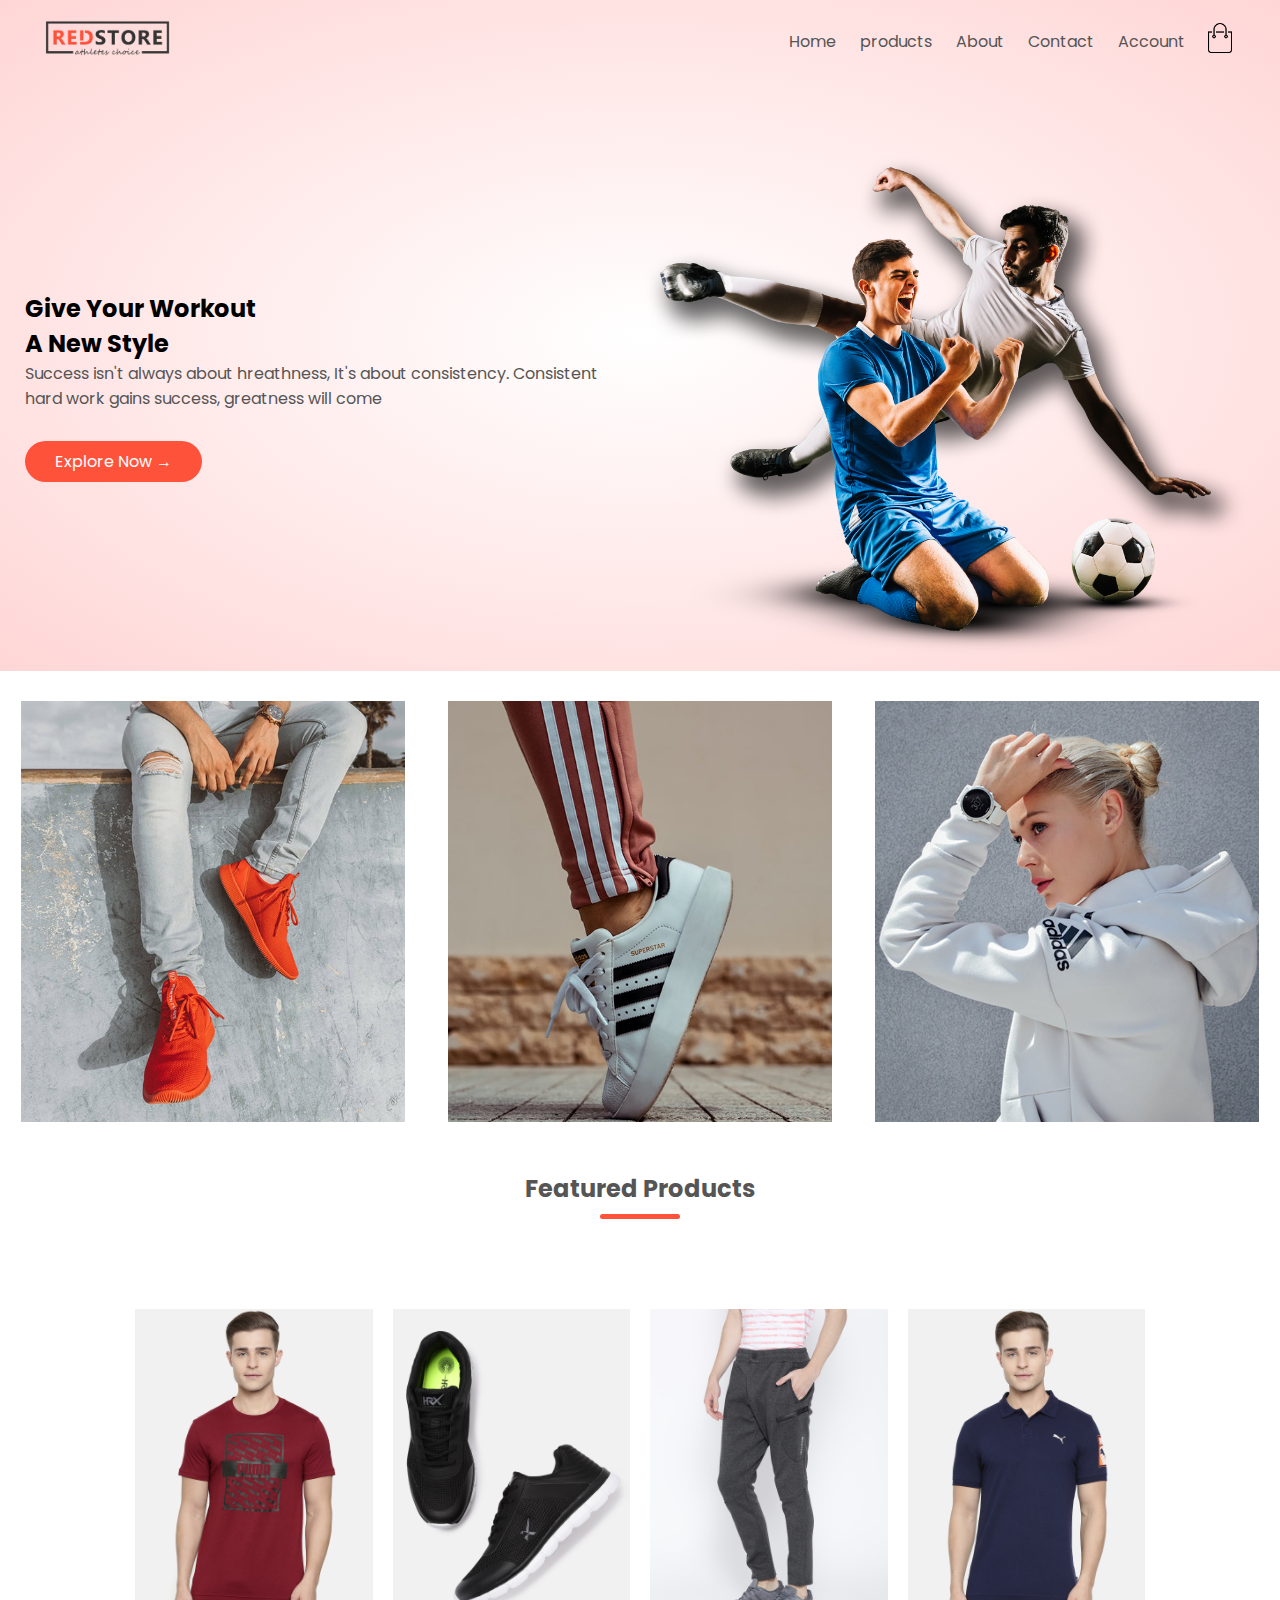
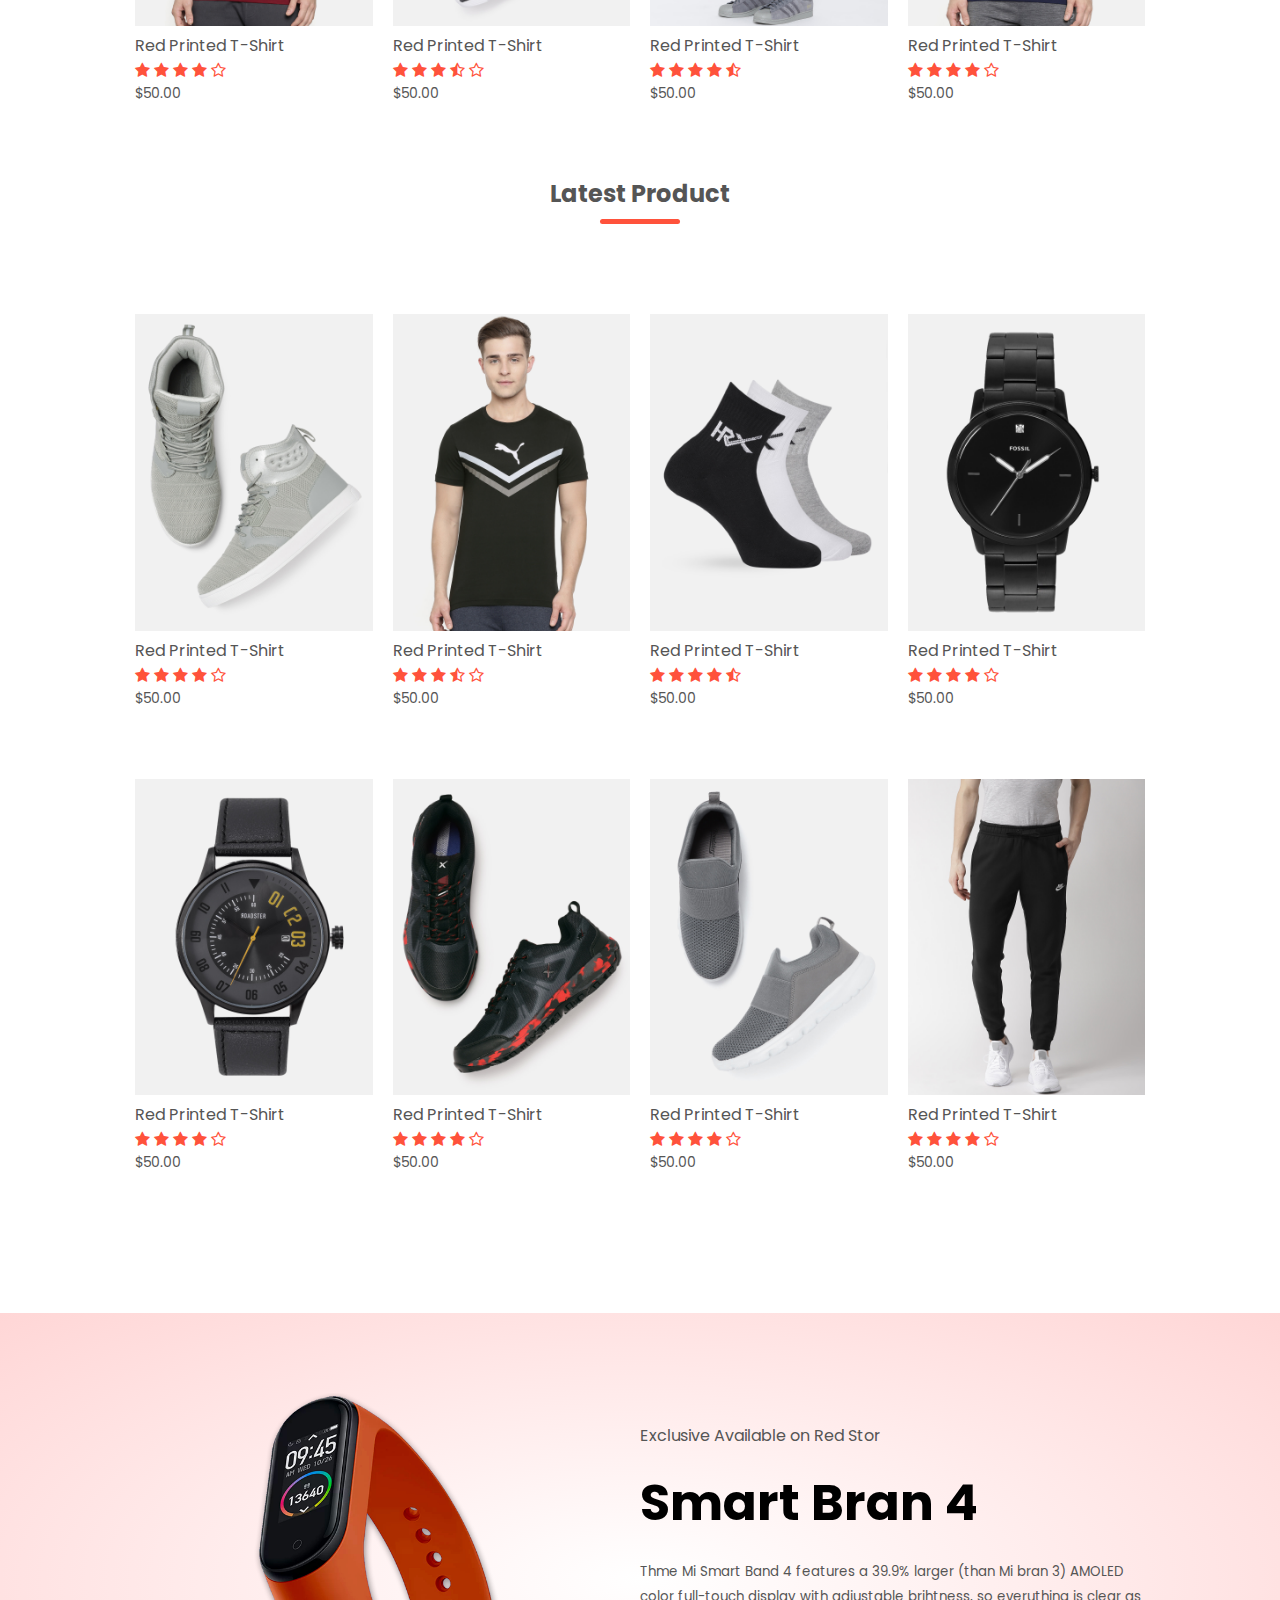
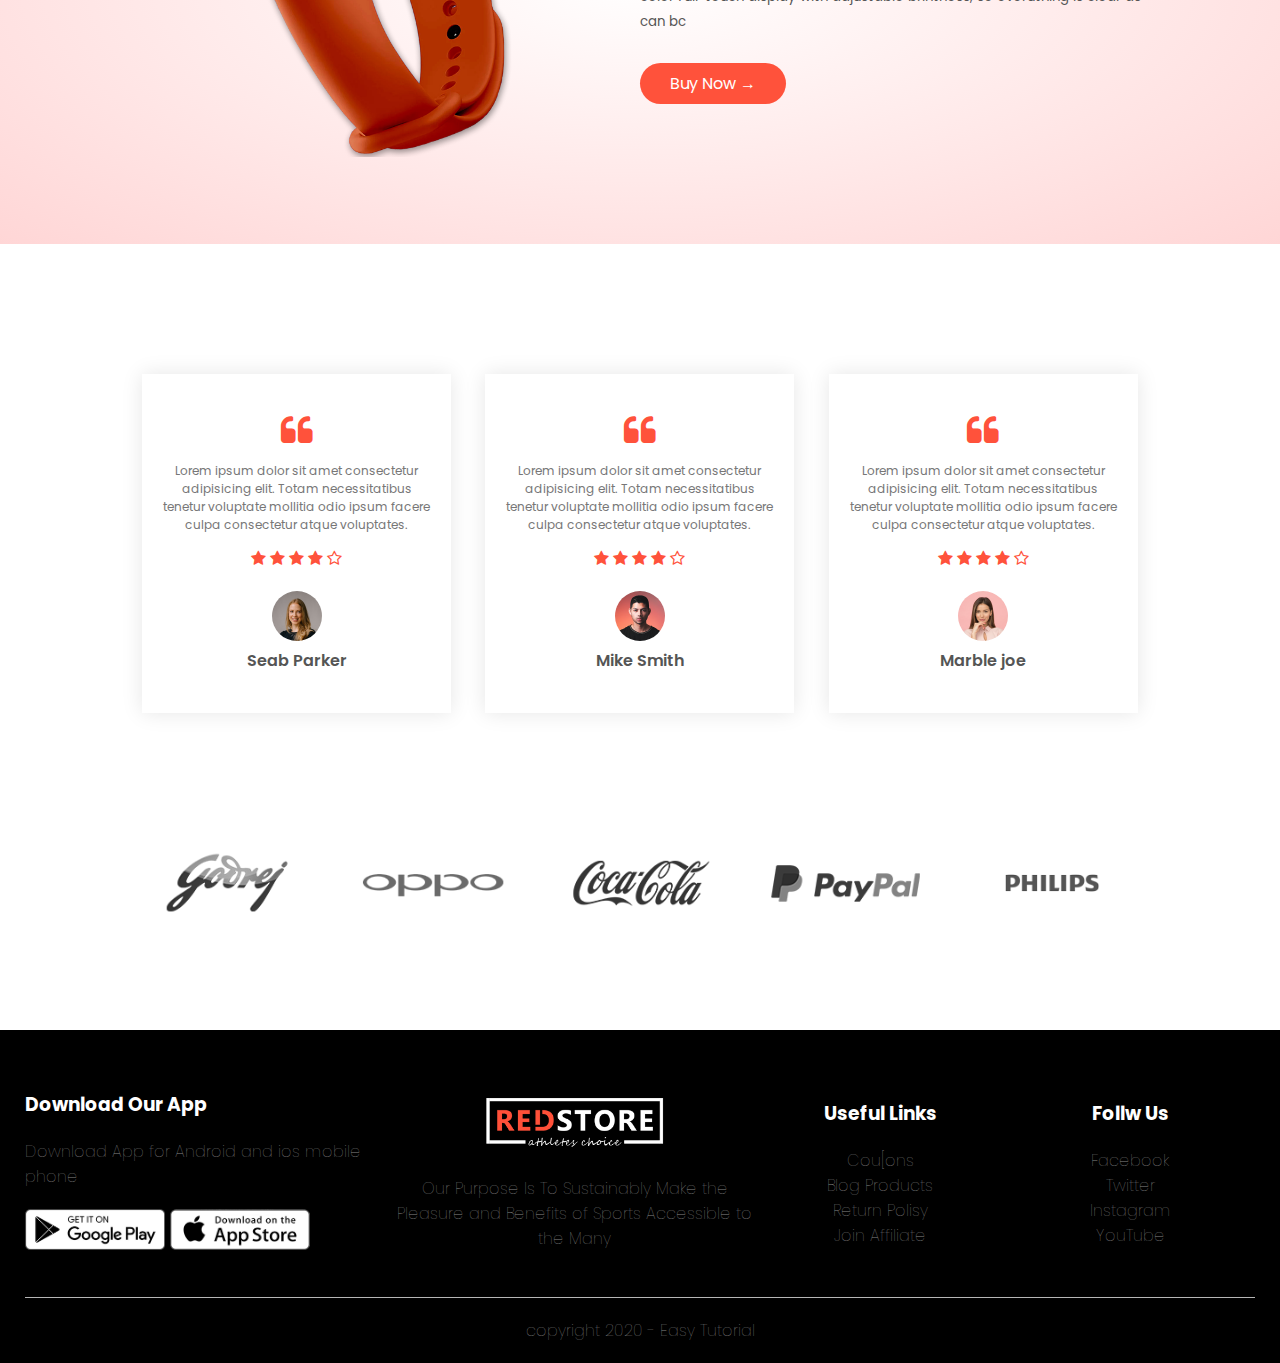
<file: index.html>
<!DOCTYPE html>
<html lang="en">

<head>
    <meta charset="UTF-8">
    <meta name="viewport" content="width=device-width, initial-scale=1.0">
    <title>E-commmerce website</title>
    <!-- main style css -->
    <link rel="stylesheet" href="style.css">
    <!-- google fonts -->
    <link rel="preconnect" href="https://fonts.gstatic.com">
    <link href="https://fonts.googleapis.com/css2?family=Poppins:wght@300;400;500;600;700;800&display=swap" rel="stylesheet">
    <link rel="stylesheet" href="https://stackpath.bootstrapcdn.com/font-awesome/4.7.0/css/font-awesome.min.css" integrity="sha384-wvfXpqpZZVQGK6TAh5PVlGOfQNHSoD2xbE+QkPxCAFlNEevoEH3Sl0sibVcOQVnN" crossorigin="anonymous">
</head>

<body>
    <div class="header">
        <div class="container">
            <div class="navbar">
                <div class="logo">
                    <a href="index.html"> <img src="images/logo.png" width="125px" alt="120px"></a>
                </div>
                <nav>
                    <ul id="MenuItems">
                        <li><a href="index.html">Home</a></li>
                        <li><a href="products.html">products</a></li>
                        <li><a href="#footer">About</a></li>
                        <li><a href="#footer">Contact</a></li>
                        <li><a href="account.html">Account</a></li>
                    </ul>
                </nav>
                <a href="cart.html"> <img src="images/cart.png" width="30px" height="30px" alt=""></a>
                <img src="images/menu.png" onclick="menutoggle()" class="menu-icon" alt="">
            </div>
            <div class="row">
                <div class="col-2">
                    <h2>Give Your Workout <br> A New Style</h2>
                    <p>Success isn't always about hreathness, It's about consistency. Consistent <br> hard work gains success, greatness will come</p>
                    <a href="#" class="btn">Explore Now &#8594;</a>
                </div>
                <div class="col-2">
                    <img src="images/image1.png" alt="">
                </div>
            </div>
        </div>
    </div>
    <!-- featured categories -->
    <div class="categories">
        <div class="samll-container">
            <div class="row">
                <div class="col-3">
                    <img src="images/category-1.jpg" alt="categories images">
                </div>
                <div class="col-3">
                    <img src="images/category-2.jpg" alt="categories images">
                </div>
                <div class="col-3">
                    <img src="images/category-3.jpg" alt="categories images">
                </div>
            </div>
        </div>

    </div>
    <!-- featured products -->
    <div class="small-container">
        <h2 class="title">Featured Products</h2>
        <div class="row">
            <div class="col-4">
                <a href="product-details.html"><img src="images/product-1.jpg" alt=""></a>
                <a href="product-details.html">
                    <h4>Red Printed T-Shirt</h4>
                </a>
                <div class="rating">
                    <i class="fa fa-star"></i>
                    <i class="fa fa-star"></i>
                    <i class="fa fa-star"></i>
                    <i class="fa fa-star"></i>
                    <i class="fa fa-star-o"></i>
                </div>
                <p>$50.00</p>
            </div>
            <div class="col-4">
                <a href="product-details.html"><img src="images/product-2.jpg" alt=""></a>
                <a href="product-details.html">
                    <h4>Red Printed T-Shirt</h4>
                </a>
                <div class="rating">
                    <i class="fa fa-star"></i>
                    <i class="fa fa-star"></i>
                    <i class="fa fa-star"></i>
                    <i class="fa fa-star-half-o"></i>
                    <i class="fa fa-star-o"></i>
                </div>
                <p>$50.00</p>
            </div>
            <div class="col-4">
                <a href="product-details.html"><img src="images/product-3.jpg" alt=""></a>
                <a href="product-details.html">
                    <h4>Red Printed T-Shirt</h4>
                </a>
                <div class="rating">
                    <i class="fa fa-star"></i>
                    <i class="fa fa-star"></i>
                    <i class="fa fa-star"></i>
                    <i class="fa fa-star"></i>
                    <i class="fa fa-star-half-o"></i>
                </div>
                <p>$50.00</p>
            </div>
            <div class="col-4">
                <a href="product-details.html"><img src="images/product-4.jpg" alt=""></a>
                <a href="product-details.html">
                    <h4>Red Printed T-Shirt</h4>
                </a>
                <div class="rating">
                    <i class="fa fa-star"></i>
                    <i class="fa fa-star"></i>
                    <i class="fa fa-star"></i>
                    <i class="fa fa-star"></i>
                    <i class="fa fa-star-o"></i>
                </div>
                <p>$50.00</p>
            </div>
        </div>
        <h2 class="title">Latest Product</h2>
        <div class="row">
            <div class="col-4">
                <img src="images/product-5.jpg" alt="">
                <h4>Red Printed T-Shirt</h4>
                <div class="rating">
                    <i class="fa fa-star"></i>
                    <i class="fa fa-star"></i>
                    <i class="fa fa-star"></i>
                    <i class="fa fa-star"></i>
                    <i class="fa fa-star-o"></i>
                </div>
                <p>$50.00</p>
            </div>
            <div class="col-4">
                <img src="images/product-6.jpg" alt="">
                <h4>Red Printed T-Shirt</h4>
                <div class="rating">
                    <i class="fa fa-star"></i>
                    <i class="fa fa-star"></i>
                    <i class="fa fa-star"></i>
                    <i class="fa fa-star-half-o"></i>
                    <i class="fa fa-star-o"></i>
                </div>
                <p>$50.00</p>
            </div>
            <div class="col-4">
                <img src="images/product-7.jpg" alt="">
                <h4>Red Printed T-Shirt</h4>
                <div class="rating">
                    <i class="fa fa-star"></i>
                    <i class="fa fa-star"></i>
                    <i class="fa fa-star"></i>
                    <i class="fa fa-star"></i>
                    <i class="fa fa-star-half-o"></i>
                </div>
                <p>$50.00</p>
            </div>
            <div class="col-4">
                <img src="images/product-8.jpg" alt="">
                <h4>Red Printed T-Shirt</h4>
                <div class="rating">
                    <i class="fa fa-star"></i>
                    <i class="fa fa-star"></i>
                    <i class="fa fa-star"></i>
                    <i class="fa fa-star"></i>
                    <i class="fa fa-star-o"></i>
                </div>
                <p>$50.00</p>
            </div>
            <div class="col-4">
                <img src="images/product-9.jpg" alt="">
                <h4>Red Printed T-Shirt</h4>
                <div class="rating">
                    <i class="fa fa-star"></i>
                    <i class="fa fa-star"></i>
                    <i class="fa fa-star"></i>
                    <i class="fa fa-star"></i>
                    <i class="fa fa-star-o"></i>
                </div>
                <p>$50.00</p>
            </div>
            <div class="col-4">
                <img src="images/product-10.jpg" alt="">
                <h4>Red Printed T-Shirt</h4>
                <div class="rating">
                    <i class="fa fa-star"></i>
                    <i class="fa fa-star"></i>
                    <i class="fa fa-star"></i>
                    <i class="fa fa-star"></i>
                    <i class="fa fa-star-o"></i>
                </div>
                <p>$50.00</p>
            </div>
            <div class="col-4">
                <img src="images/product-11.jpg" alt="">
                <h4>Red Printed T-Shirt</h4>
                <div class="rating">
                    <i class="fa fa-star"></i>
                    <i class="fa fa-star"></i>
                    <i class="fa fa-star"></i>
                    <i class="fa fa-star"></i>
                    <i class="fa fa-star-o"></i>
                </div>
                <p>$50.00</p>
            </div>
            <div class="col-4">
                <img src="images/product-12.jpg" alt="">
                <h4>Red Printed T-Shirt</h4>
                <div class="rating">
                    <i class="fa fa-star"></i>
                    <i class="fa fa-star"></i>
                    <i class="fa fa-star"></i>
                    <i class="fa fa-star"></i>
                    <i class="fa fa-star-o"></i>
                </div>
                <p>$50.00</p>
            </div>

        </div>
    </div>
    <!-- offer -->
    <div class="offer">
        <div class="small-container">
            <div class="row">
                <div class="col-2">
                    <img src="images/exclusive.png" class="offer-img" alt="">
                </div>
                <div class="col-2">
                    <p>Exclusive Available on Red Stor</p>
                    <h1>Smart Bran 4</h1>
                    <p><small>Thme Mi Smart Band  4 features a 39.9% larger (than Mi bran 3) AMOLED color full-touch display with adjustable brihtness, so everuthing is clear as can bc</small></p>
                    <a href="" class="btn">Buy Now &#8594;</a>
                </div>
            </div>
        </div>
    </div>
    <!-- testmonial -->
    <div class="testimonial">
        <div class="small-container">
            <div class="row">
                <div class="col-3">
                    <i class="fa fa-quote-left"></i>
                    <p>Lorem ipsum dolor sit amet consectetur adipisicing elit. Totam necessitatibus tenetur voluptate mollitia odio ipsum facere culpa consectetur atque voluptates.</p>
                    <div class="rating">
                        <i class="fa fa-star"></i>
                        <i class="fa fa-star"></i>
                        <i class="fa fa-star"></i>
                        <i class="fa fa-star"></i>
                        <i class="fa fa-star-o"></i>
                    </div>
                    <img src="images/user-1.png" alt="">
                    <h3>Seab Parker</h3>
                </div>
                <div class="col-3">
                    <i class="fa fa-quote-left"></i>
                    <p>Lorem ipsum dolor sit amet consectetur adipisicing elit. Totam necessitatibus tenetur voluptate mollitia odio ipsum facere culpa consectetur atque voluptates.</p>
                    <div class="rating">
                        <i class="fa fa-star"></i>
                        <i class="fa fa-star"></i>
                        <i class="fa fa-star"></i>
                        <i class="fa fa-star"></i>
                        <i class="fa fa-star-o"></i>
                    </div>
                    <img src="images/user-2.png" alt="">
                    <h3>Mike Smith</h3>
                </div>
                <div class="col-3">
                    <i class="fa fa-quote-left"></i>
                    <p>Lorem ipsum dolor sit amet consectetur adipisicing elit. Totam necessitatibus tenetur voluptate mollitia odio ipsum facere culpa consectetur atque voluptates.</p>
                    <div class="rating">
                        <i class="fa fa-star"></i>
                        <i class="fa fa-star"></i>
                        <i class="fa fa-star"></i>
                        <i class="fa fa-star"></i>
                        <i class="fa fa-star-o"></i>
                    </div>
                    <img src="images/user-3.png" alt="">
                    <h3>Marble joe</h3>
                </div>
            </div>
        </div>
    </div>
    <!-- brands -->
    <div class="brands">
        <div class="small-container">
            <div class="row">
                <div class="col-5"><img src="images/logo-godrej.png" alt=""></div>
                <div class="col-5"><img src="images/logo-oppo.png" alt=""></div>
                <div class="col-5"><img src="images/logo-coca-cola.png" alt=""></div>
                <div class="col-5"><img src="images/logo-paypal.png" alt=""></div>
                <div class="col-5"><img src="images/logo-philips.png" alt=""></div>
            </div>
        </div>
    </div>
    <!-- footer -->
    <footer class="footer" id="footer">
        <div class="container">
            <div class="row">
                <div class="footer-col-1">
                    <h3>Download Our App</h3>
                    <p>Download App for Android and ios mobile phone</p>
                    <div class="app-logo">
                        <img src="images/play-store.png" alt="">
                        <img src="images/app-store.png" alt="">
                    </div>
                </div>
                <div class="footer-col-2">
                    <img src="images/logo-white.png" alt="">
                    <p>Our Purpose Is To Sustainably Make the Pleasure and Benefits of Sports Accessible to the Many</p>
                </div>
                <div class="footer-col-3">
                    <h3>Useful Links</h3>
                    <ul>
                        <li>Cou[ons</li>
                        <li>Blog Products</li>
                        <li>Return Polisy</li>
                        <li>Join Affiliate</li>
                    </ul>
                </div>
                <div class="footer-col-4">
                    <h3>Follw Us</h3>
                    <ul>
                        <li>Facebook</li>
                        <li>Twitter</li>
                        <li>Instagram</li>
                        <li>YouTube</li>
                    </ul>
                </div>
            </div>
            <hr>
            <p class="copyright">copyright 2020 - Easy Tutorial</p>
        </div>
    </footer>
    <!-- js dor toggle menu -->
    <script>
        var MenuItems = document.getElementById("MenuItems");
        MenuItems.style.maxHeight = "0px";

        function menutoggle() {
            if (MenuItems.style.maxHeight == "0px") {
                MenuItems.style.maxHeight = "200px";
            } else {
                MenuItems.style.maxHeight = "0px";
            }
        }
    </script>
</body>

</html>
</file>
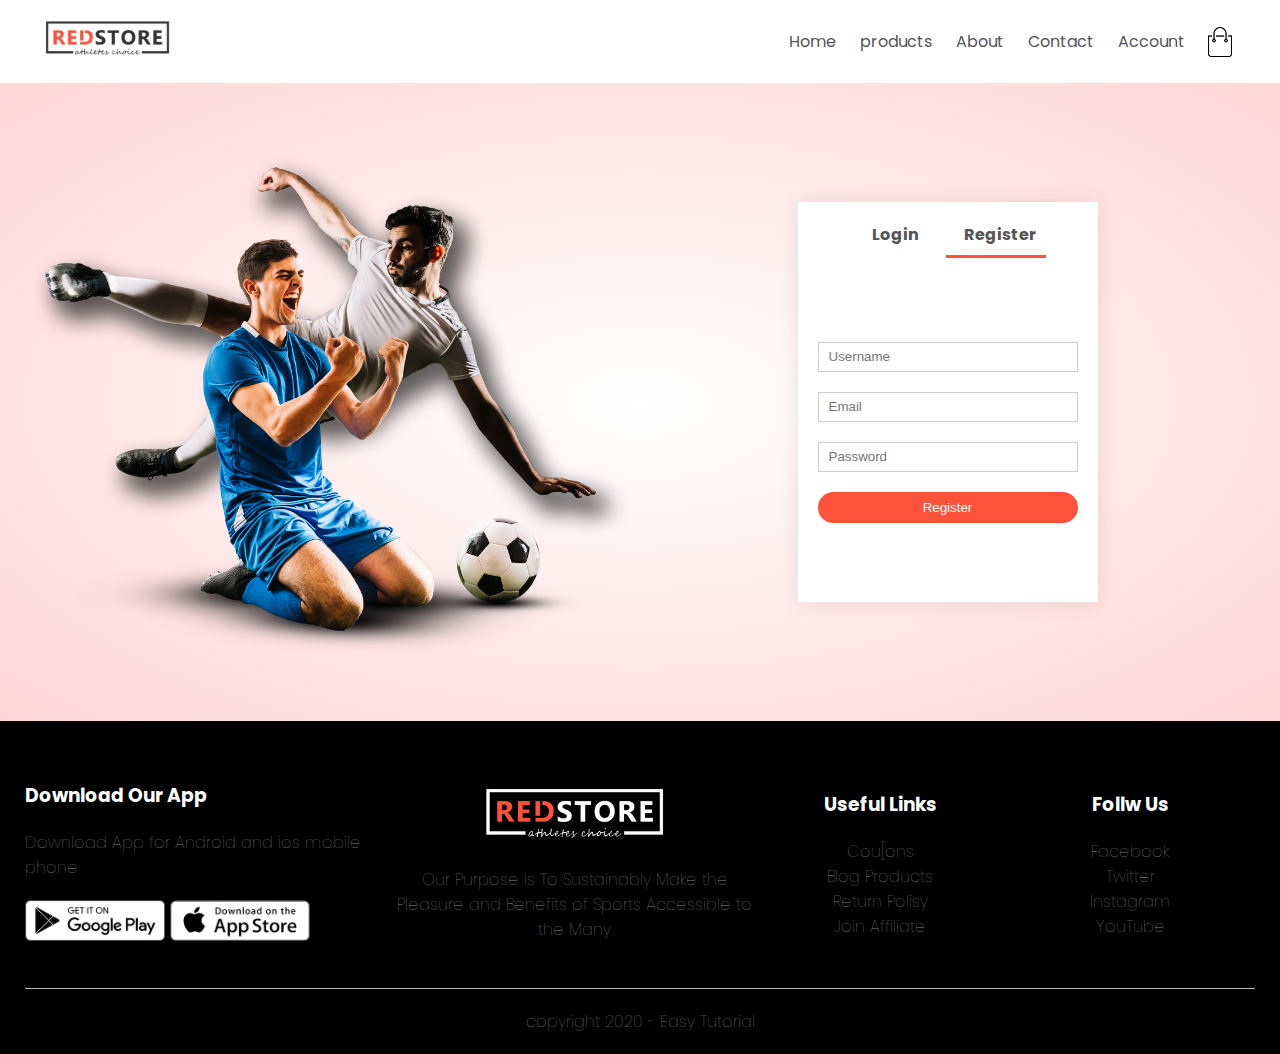
<file: account.html>
<!DOCTYPE html>
<html lang="en">

<head>
    <meta charset="UTF-8">
    <meta name="viewport" content="width=device-width, initial-scale=1.0">
    <title>E-commmerce website</title>
    <!-- main style css -->
    <link rel="stylesheet" href="style.css">
    <!-- google fonts -->
    <link rel="preconnect" href="https://fonts.gstatic.com">
    <link href="https://fonts.googleapis.com/css2?family=Poppins:wght@300;400;500;600;700;800&display=swap" rel="stylesheet">
    <link rel="stylesheet" href="https://stackpath.bootstrapcdn.com/font-awesome/4.7.0/css/font-awesome.min.css" integrity="sha384-wvfXpqpZZVQGK6TAh5PVlGOfQNHSoD2xbE+QkPxCAFlNEevoEH3Sl0sibVcOQVnN" crossorigin="anonymous">
</head>

<body>
    <div class="container">
        <div class="navbar">
            <div class="logo">
                <img src="images/logo.png" width="125px" alt="120px">
            </div>
            <nav>
                <ul id="MenuItems">
                    <li><a href="index.html">Home</a></li>
                    <li><a href="products.html">products</a></li>
                    <li><a href="#footer">About</a></li>
                    <li><a href="#footer">Contact</a></li>
                    <li><a href="account.html">Account</a></li>
                </ul>
            </nav>
            <img src="images/cart.png" width="30px" height="30px" alt="">
            <img src="images/menu.png" onclick="menutoggle()" class="menu-icon" alt="">
        </div>
    </div>

    <!-- account page -->

    <div class="account-page">
        <div class="container">
            <div class="row">
                <div class="col-2">
                    <img src="images/image1.png" alt="">
                </div>
                <div class="col-2">
                    <div class="form-container">
                        <div class="forn-btn">
                            <span onclick="login()">Login</span>
                            <span onclick="register()">Register</span>
                            <hr id="indicator">
                        </div>
                        <form action="" id="loginForm">
                            <input type="text" placeholder="Username">
                            <input type="password" placeholder="Password">
                            <button type="submit" class="btn">Login</button>
                            <a href="">Forgot Password</a>
                        </form>
                        <form action="" id="regForm">
                            <input type="text" placeholder="Username">
                            <input type="email" placeholder="Email">
                            <input type="password" placeholder="Password">
                            <button type="submit" class="btn">Register</button>
                        </form>
                    </div>
                </div>
            </div>
        </div>
    </div>


    <!-- footer -->
    <footer class="footer" id="footer">
        <div class="container">
            <div class="row">
                <div class="footer-col-1">
                    <h3>Download Our App</h3>
                    <p>Download App for Android and ios mobile phone</p>
                    <div class="app-logo">
                        <img src="images/play-store.png" alt="">
                        <img src="images/app-store.png" alt="">
                    </div>
                </div>
                <div class="footer-col-2">
                    <img src="images/logo-white.png" alt="">
                    <p>Our Purpose Is To Sustainably Make the Pleasure and Benefits of Sports Accessible to the Many</p>
                </div>
                <div class="footer-col-3">
                    <h3>Useful Links</h3>
                    <ul>
                        <li>Cou[ons</li>
                        <li>Blog Products</li>
                        <li>Return Polisy</li>
                        <li>Join Affiliate</li>
                    </ul>
                </div>
                <div class="footer-col-4">
                    <h3>Follw Us</h3>
                    <ul>
                        <li>Facebook</li>
                        <li>Twitter</li>
                        <li>Instagram</li>
                        <li>YouTube</li>
                    </ul>
                </div>
            </div>
            <hr>
            <p class="copyright">copyright 2020 - Easy Tutorial</p>
        </div>
    </footer>
    <!-- main js -->
    <script>
        // ----------- js for toggle menu--------
        var MenuItems = document.getElementById("MenuItems");
        MenuItems.style.maxHeight = "0px";

        function menutoggle() {
            if (MenuItems.style.maxHeight == "0px") {
                MenuItems.style.maxHeight = "200px";
            } else {
                MenuItems.style.maxHeight = "0px";
            }
        }
        // ----------- js for toggle from--------

        var loginForm = document.getElementById("loginForm");
        var regForm = document.getElementById("regForm");
        var indicator = document.getElementById("indicator");

        function register() {
            regForm.style.transform = "translateX(0px)";
            loginForm.style.transform = "translateX(0px)";
            indicator.style.transform = "translateX(0px)";
            indicator.style.transform = "translateX(100px)";
        }

        function login() {
            regForm.style.transform = "translateX(300px)";
            loginForm.style.transform = "translateX(300px)";
            indicator.style.transform = "translateX(0px)";
        }
    </script>
</body>

</html>
</file>
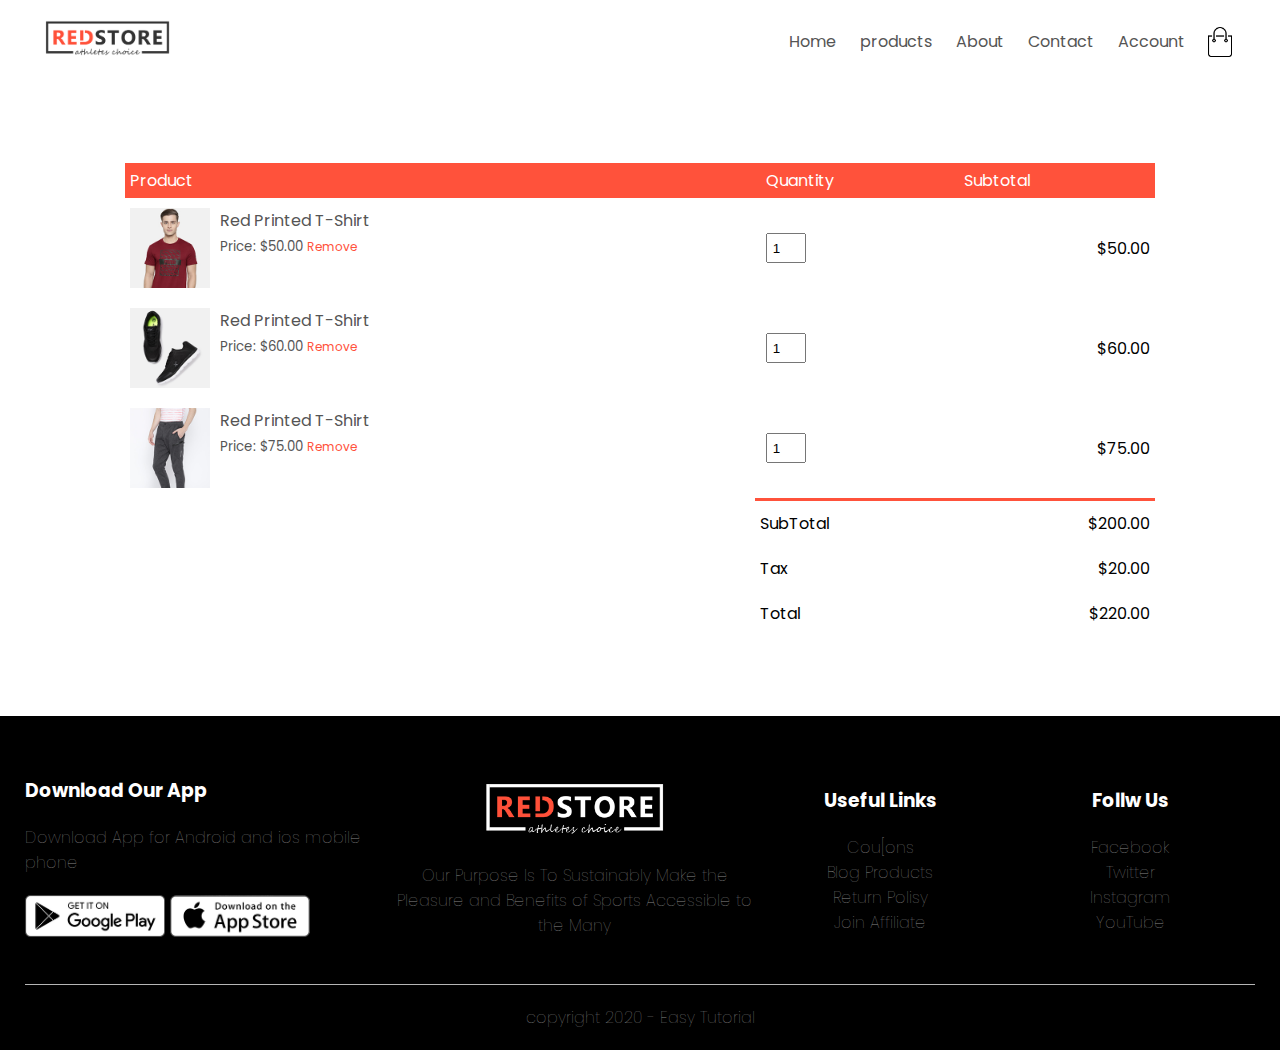
<file: cart.html>
<!DOCTYPE html>
<html lang="en">

<head>
    <meta charset="UTF-8">
    <meta name="viewport" content="width=device-width, initial-scale=1.0">
    <title>E-commmerce website</title>
    <!-- main style css -->
    <link rel="stylesheet" href="style.css">
    <!-- google fonts -->
    <link rel="preconnect" href="https://fonts.gstatic.com">
    <link href="https://fonts.googleapis.com/css2?family=Poppins:wght@300;400;500;600;700;800&display=swap" rel="stylesheet">
    <link rel="stylesheet" href="https://stackpath.bootstrapcdn.com/font-awesome/4.7.0/css/font-awesome.min.css" integrity="sha384-wvfXpqpZZVQGK6TAh5PVlGOfQNHSoD2xbE+QkPxCAFlNEevoEH3Sl0sibVcOQVnN" crossorigin="anonymous">
</head>

<body>
    <div class="container">
        <div class="navbar">
            <div class="logo">
                <img src="images/logo.png" width="125px" alt="120px">
            </div>
            <nav>
                <ul id="MenuItems">
                    <li><a href="index.html">Home</a></li>
                    <li><a href="products.html">products</a></li>
                    <li><a href="#footer">About</a></li>
                    <li><a href="#footer">Contact</a></li>
                    <li><a href="account.html">Account</a></li>
                </ul>
            </nav>
            <img src="images/cart.png" width="30px" height="30px" alt="">
            <img src="images/menu.png" onclick="menutoggle()" class="menu-icon" alt="">
        </div>
    </div>

    <!-- cart items details -->
    <div class="small-container cart-page">
        <table>
            <tr>
                <th>Product</th>
                <th>Quantity</th>
                <th>Subtotal</th>
            </tr>
            <tr>
                <td>
                    <div class="cart-info">
                        <img src="images/buy-1.jpg" alt="">
                        <div>
                            <p>Red Printed T-Shirt</p>
                            <small>Price: $50.00</small>
                            <a href="">Remove</a>
                        </div>
                    </div>
                </td>
                <td><input type="number" value="1"></td>
                <td>$50.00</td>
            </tr>
            <tr>
                <td>
                    <div class="cart-info">
                        <img src="images/buy-2.jpg" alt="">
                        <div>
                            <p>Red Printed T-Shirt</p>
                            <small>Price: $60.00</small>
                            <a href="">Remove</a>
                        </div>
                    </div>
                </td>
                <td><input type="number" value="1"></td>
                <td>$60.00</td>
            </tr>
            <tr>
                <td>
                    <div class="cart-info">
                        <img src="images/buy-3.jpg" alt="">
                        <div>
                            <p>Red Printed T-Shirt</p>
                            <small>Price: $75.00</small>
                            <a href="">Remove</a>
                        </div>
                    </div>
                </td>
                <td><input type="number" value="1"></td>
                <td>$75.00</td>
            </tr>
        </table>
        <!-- total Price -->
        <div class="total-price">
            <table>
                <tr>
                    <td>SubTotal</td>
                    <td>$200.00</td>
                </tr>
                <tr>
                    <td>Tax</td>
                    <td>$20.00</td>
                </tr>
                <tr>
                    <td>Total</td>
                    <td>$220.00</td>
                </tr>
            </table>
        </div>
    </div>



    <!-- footer -->
    <footer class="footer" id="footer">
        <div class="container">
            <div class="row">
                <div class="footer-col-1">
                    <h3>Download Our App</h3>
                    <p>Download App for Android and ios mobile phone</p>
                    <div class="app-logo">
                        <img src="images/play-store.png" alt="">
                        <img src="images/app-store.png" alt="">
                    </div>
                </div>
                <div class="footer-col-2">
                    <img src="images/logo-white.png" alt="">
                    <p>Our Purpose Is To Sustainably Make the Pleasure and Benefits of Sports Accessible to the Many</p>
                </div>
                <div class="footer-col-3">
                    <h3>Useful Links</h3>
                    <ul>
                        <li>Cou[ons</li>
                        <li>Blog Products</li>
                        <li>Return Polisy</li>
                        <li>Join Affiliate</li>
                    </ul>
                </div>
                <div class="footer-col-4">
                    <h3>Follw Us</h3>
                    <ul>
                        <li>Facebook</li>
                        <li>Twitter</li>
                        <li>Instagram</li>
                        <li>YouTube</li>
                    </ul>
                </div>
            </div>
            <hr>
            <p class="copyright">copyright 2020 - Easy Tutorial</p>
        </div>
    </footer>
    <!-- main js -->
    <script>
        // ----------- js for toggle menu--------
        var MenuItems = document.getElementById("MenuItems");
        MenuItems.style.maxHeight = "0px";

        function menutoggle() {
            if (MenuItems.style.maxHeight == "0px") {
                MenuItems.style.maxHeight = "200px";
            } else {
                MenuItems.style.maxHeight = "0px";
            }
        }
    </script>
</body>

</html>
</file>
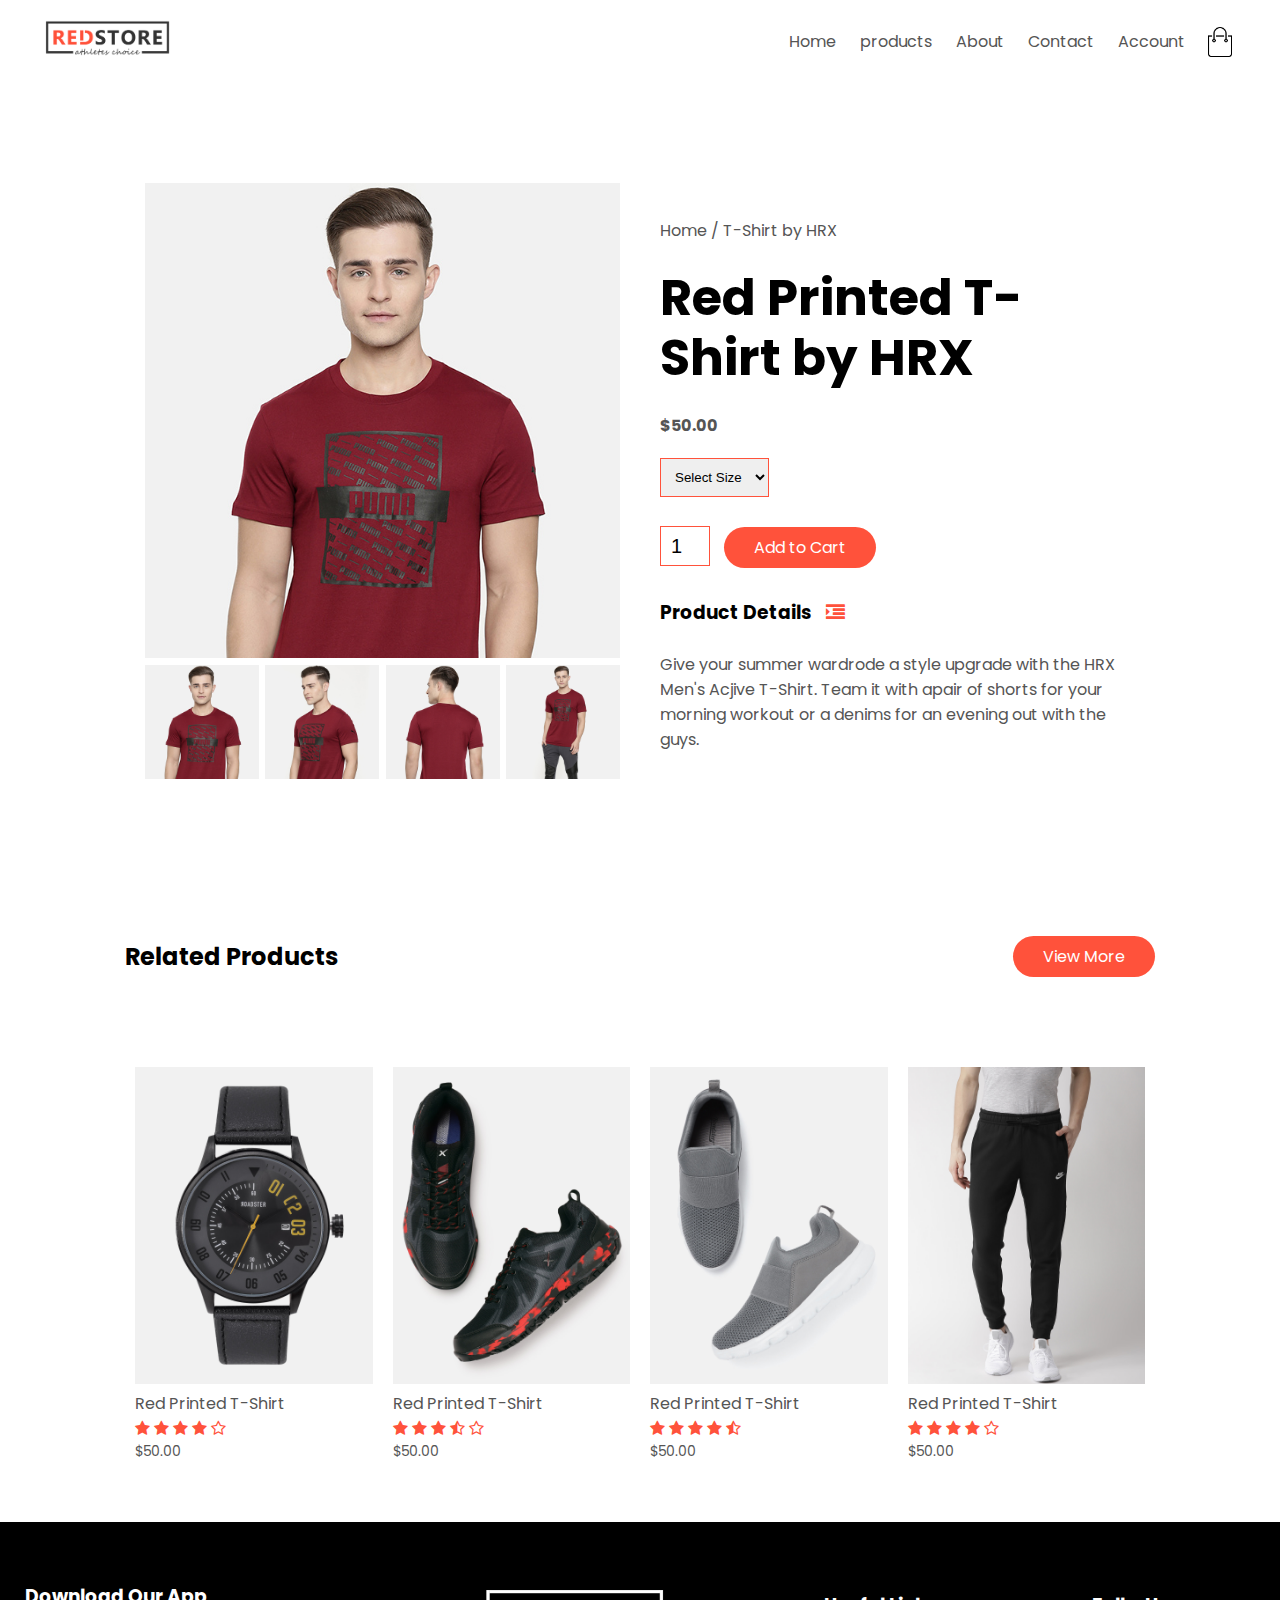
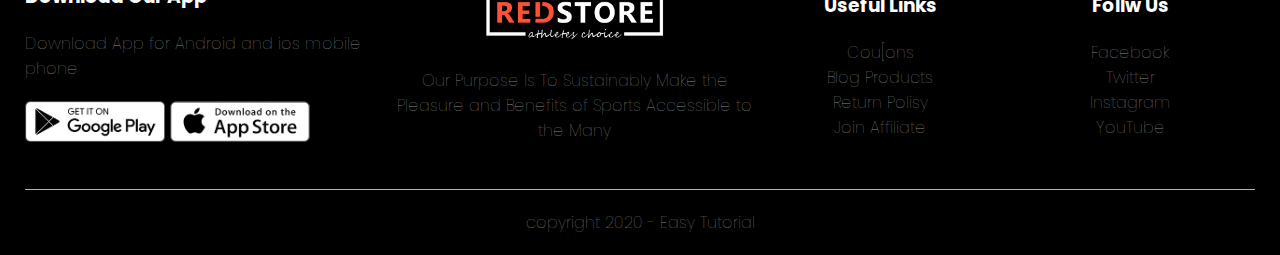
<file: product-details.html>
<!DOCTYPE html>
<html lang="en">

<head>
    <meta charset="UTF-8">
    <meta name="viewport" content="width=device-width, initial-scale=1.0">
    <title>E-commmerce website</title>
    <!-- main style css -->
    <link rel="stylesheet" href="style.css">
    <!-- google fonts -->
    <link rel="preconnect" href="https://fonts.gstatic.com">
    <link href="https://fonts.googleapis.com/css2?family=Poppins:wght@300;400;500;600;700;800&display=swap" rel="stylesheet">
    <link rel="stylesheet" href="https://stackpath.bootstrapcdn.com/font-awesome/4.7.0/css/font-awesome.min.css" integrity="sha384-wvfXpqpZZVQGK6TAh5PVlGOfQNHSoD2xbE+QkPxCAFlNEevoEH3Sl0sibVcOQVnN" crossorigin="anonymous">
</head>

<body>
    <div class="container">
        <div class="navbar">
            <div class="logo">
                <img src="images/logo.png" width="125px" alt="120px">
            </div>
            <nav>
                <ul id="MenuItems">
                    <li><a href="index.html">Home</a></li>
                    <li><a href="products.html">products</a></li>
                    <li><a href="#footer">About</a></li>
                    <li><a href="#footer">Contact</a></li>
                    <li><a href="account.html">Account</a></li>
                </ul>
            </nav>
            <img src="images/cart.png" width="30px" height="30px" alt="">
            <img src="images/menu.png" onclick="menutoggle()" class="menu-icon" alt="">
        </div>
    </div>
    <!-- single product details -->
    <div class="small-container single-product">
        <div class="row">
            <div class="col-2">
                <img src="images/gallery-1.jpg" id="ProductImg" width="100%" alt="">
                <div class="small-img-row">
                    <div class="small-img-col">
                        <img src="images/gallery-1.jpg" class="small-img" width="100%" alt="">
                    </div>
                    <div class="small-img-col">
                        <img src="images/gallery-2.jpg" class="small-img" width="100%" alt="">
                    </div>
                    <div class="small-img-col">
                        <img src="images/gallery-3.jpg" class="small-img" width="100%" alt="">
                    </div>
                    <div class="small-img-col">
                        <img src="images/gallery-4.jpg" class="small-img" width="100%" alt="">
                    </div>
                </div>
            </div>
            <div class="col-2">
                <p>Home / T-Shirt by HRX</p>
                <h1>Red Printed T-Shirt by HRX</h1>
                <h4>$50.00</h4>
                <select name="" id="">
                    <option value="">Select Size</option>
                    <option value="">XXL</option>
                    <option value="">XL</option>
                    <option value="">Large</option>
                    <option value="">Mrdium</option>
                    <option value="">Small</option>
                </select>
                <input type="number" value="1">
                <a href="" class="btn">Add to Cart</a>
                <h3>Product Details <i class="fa fa-indent"></i></h3>
                <br>
                <p>Give your summer wardrode a style upgrade with the HRX Men's Acjive T-Shirt. Team it with apair of shorts for your morning workout or a denims for an evening out with the guys.</p>
            </div>
        </div>
    </div>
    <!-- title -->
    <div class="small-container">
        <div class="row row-2">
            <h2>Related Products</h2>
            <p><a href="" class="btn">View More</a></p>
        </div>
    </div>
    <!-- products -->
    <div class="small-container">
        <div class="row">
            <div class="col-4">
                <img src="images/product-9.jpg" alt="">
                <h4>Red Printed T-Shirt</h4>
                <div class="rating">
                    <i class="fa fa-star"></i>
                    <i class="fa fa-star"></i>
                    <i class="fa fa-star"></i>
                    <i class="fa fa-star"></i>
                    <i class="fa fa-star-o"></i>
                </div>
                <p>$50.00</p>
            </div>
            <div class="col-4">
                <img src="images/product-10.jpg" alt="">
                <h4>Red Printed T-Shirt</h4>
                <div class="rating">
                    <i class="fa fa-star"></i>
                    <i class="fa fa-star"></i>
                    <i class="fa fa-star"></i>
                    <i class="fa fa-star-half-o"></i>
                    <i class="fa fa-star-o"></i>
                </div>
                <p>$50.00</p>
            </div>
            <div class="col-4">
                <img src="images/product-11.jpg" alt="">
                <h4>Red Printed T-Shirt</h4>
                <div class="rating">
                    <i class="fa fa-star"></i>
                    <i class="fa fa-star"></i>
                    <i class="fa fa-star"></i>
                    <i class="fa fa-star"></i>
                    <i class="fa fa-star-half-o"></i>
                </div>
                <p>$50.00</p>
            </div>
            <div class="col-4">
                <img src="images/product-12.jpg" alt="">
                <h4>Red Printed T-Shirt</h4>
                <div class="rating">
                    <i class="fa fa-star"></i>
                    <i class="fa fa-star"></i>
                    <i class="fa fa-star"></i>
                    <i class="fa fa-star"></i>
                    <i class="fa fa-star-o"></i>
                </div>
                <p>$50.00</p>
            </div>
        </div>
    </div>



    <!-- footer -->
    <footer class="footer" id="footer">
        <div class="container">
            <div class="row">
                <div class="footer-col-1">
                    <h3>Download Our App</h3>
                    <p>Download App for Android and ios mobile phone</p>
                    <div class="app-logo">
                        <img src="images/play-store.png" alt="">
                        <img src="images/app-store.png" alt="">
                    </div>
                </div>
                <div class="footer-col-2">
                    <img src="images/logo-white.png" alt="">
                    <p>Our Purpose Is To Sustainably Make the Pleasure and Benefits of Sports Accessible to the Many</p>
                </div>
                <div class="footer-col-3">
                    <h3>Useful Links</h3>
                    <ul>
                        <li>Cou[ons</li>
                        <li>Blog Products</li>
                        <li>Return Polisy</li>
                        <li>Join Affiliate</li>
                    </ul>
                </div>
                <div class="footer-col-4">
                    <h3>Follw Us</h3>
                    <ul>
                        <li>Facebook</li>
                        <li>Twitter</li>
                        <li>Instagram</li>
                        <li>YouTube</li>
                    </ul>
                </div>
            </div>
            <hr>
            <p class="copyright">copyright 2020 - Easy Tutorial</p>
        </div>
    </footer>
    <!-- main js -->
    <script>
        // ----------- js for toggle menu--------
        var MenuItems = document.getElementById("MenuItems");
        MenuItems.style.maxHeight = "0px";

        function menutoggle() {
            if (MenuItems.style.maxHeight == "0px") {
                MenuItems.style.maxHeight = "200px";
            } else {
                MenuItems.style.maxHeight = "0px";
            }
        }
        // --------js for product gallery-------
        var ProductImg = document.getElementById("ProductImg");
        var SmallImg = document.getElementsByClassName("small-img");

        SmallImg[0].onclick = function() {
            ProductImg.src = SmallImg[0].src;
        }

        SmallImg[1].onclick = function() {
            ProductImg.src = SmallImg[1].src;
        }
        SmallImg[2].onclick = function() {
            ProductImg.src = SmallImg[2].src;
        }
        SmallImg[3].onclick = function() {
            ProductImg.src = SmallImg[3].src;
        }
    </script>
</body>

</html>
</file>
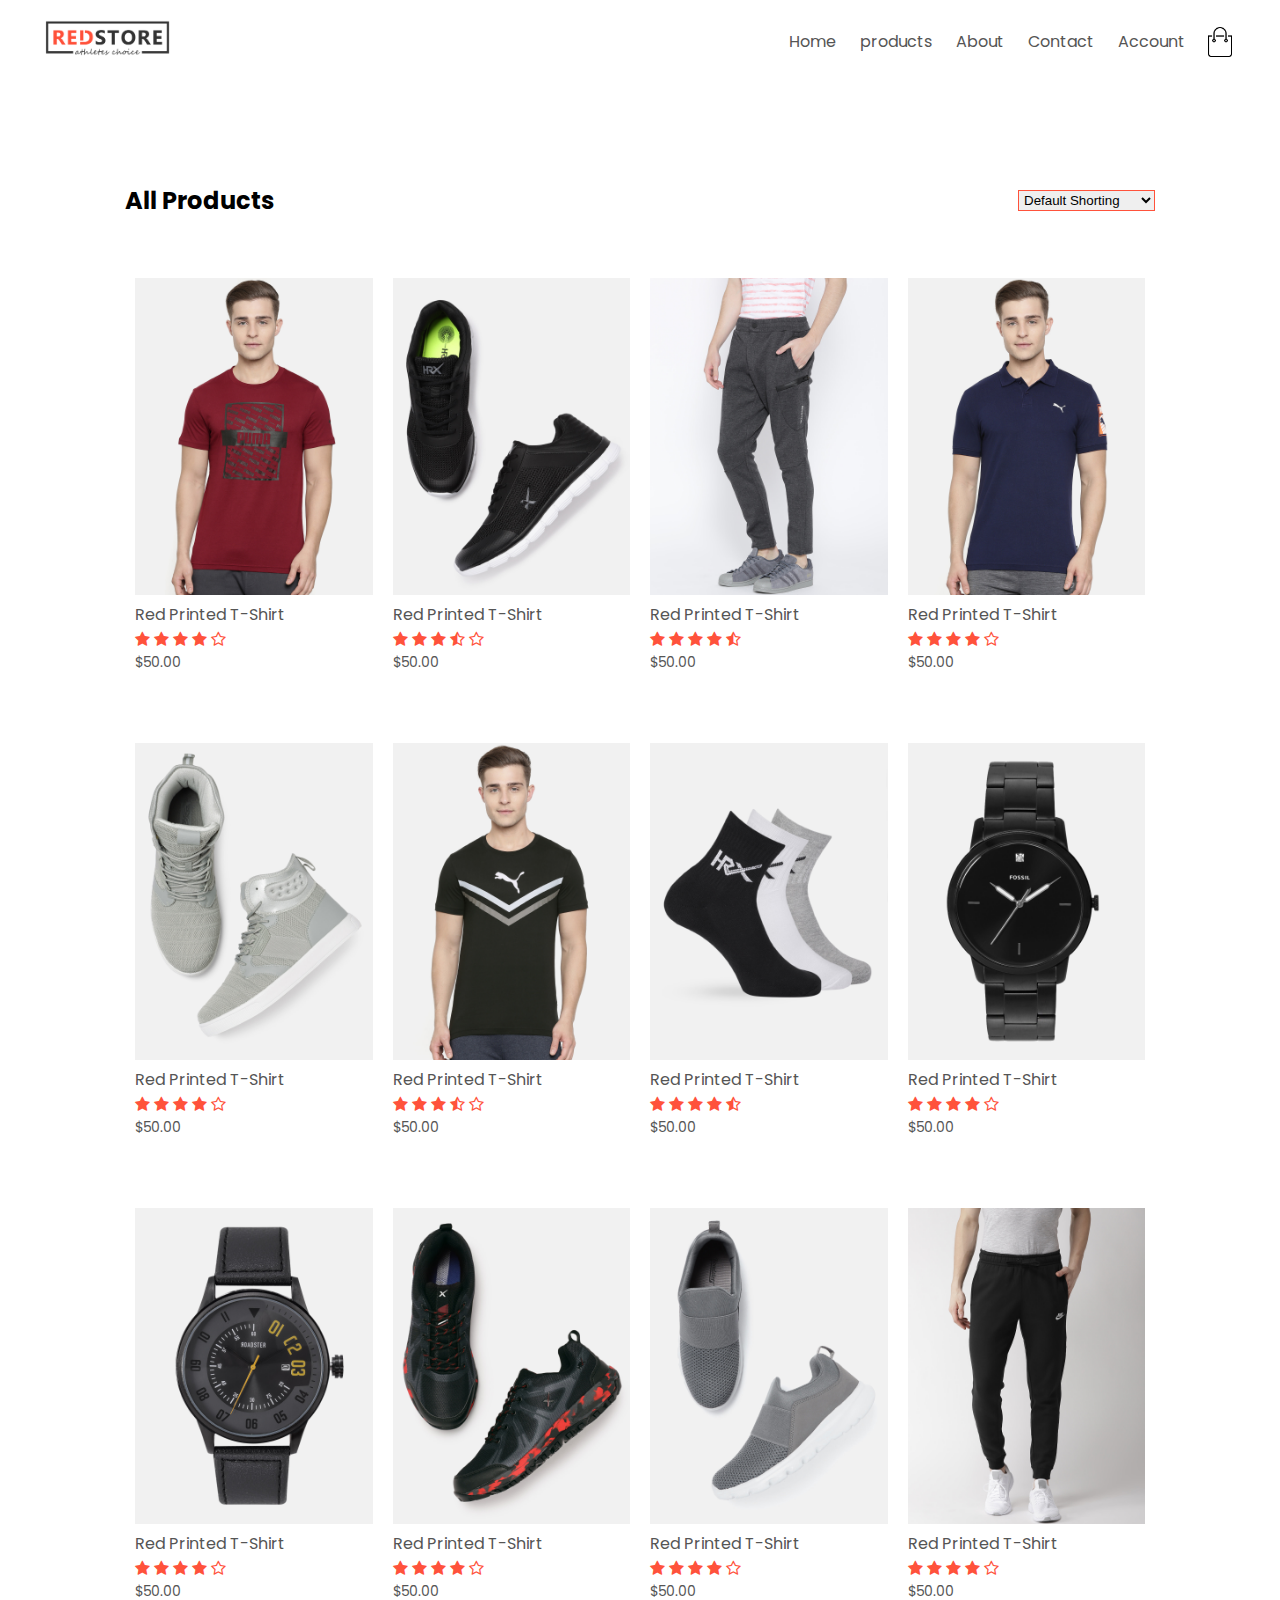
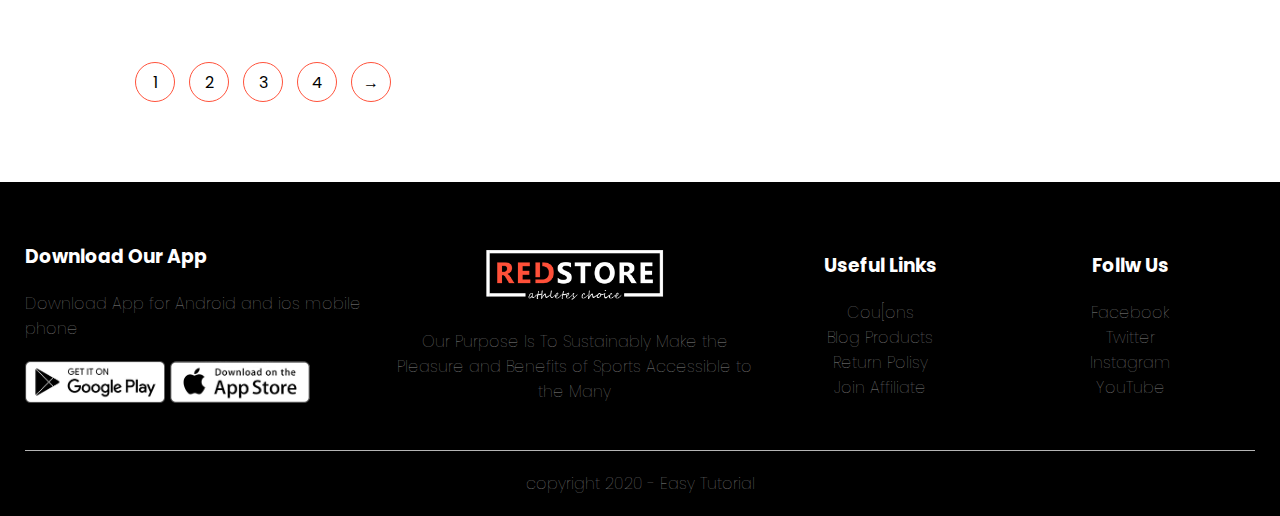
<file: products.html>
<!DOCTYPE html>
<html lang="en">

<head>
    <meta charset="UTF-8">
    <meta name="viewport" content="width=device-width, initial-scale=1.0">
    <title>E-commmerce website</title>
    <!-- main style css -->
    <link rel="stylesheet" href="style.css">
    <!-- google fonts -->
    <link rel="preconnect" href="https://fonts.gstatic.com">
    <link href="https://fonts.googleapis.com/css2?family=Poppins:wght@300;400;500;600;700;800&display=swap" rel="stylesheet">
    <link rel="stylesheet" href="https://stackpath.bootstrapcdn.com/font-awesome/4.7.0/css/font-awesome.min.css" integrity="sha384-wvfXpqpZZVQGK6TAh5PVlGOfQNHSoD2xbE+QkPxCAFlNEevoEH3Sl0sibVcOQVnN" crossorigin="anonymous">
</head>

<body>
    <div class="container">
        <div class="navbar">
            <div class="logo">
                <img src="images/logo.png" width="125px" alt="120px">
            </div>
            <nav>
                <ul id="MenuItems">
                    <li><a href="index.html">Home</a></li>
                    <li><a href="#">products</a></li>
                    <li><a href="#footer">About</a></li>
                    <li><a href="#footer">Contact</a></li>
                    <li><a href="account.html">Account</a></li>
                </ul>
            </nav>
            <img src="images/cart.png" width="30px" height="30px" alt="">
            <img src="images/menu.png" onclick="menutoggle()" class="menu-icon" alt="">
        </div>
    </div>
    </div>
    <div class="small-container">
        <div class="row row-2">
            <h2>All Products</h2>
            <select name="" id="">
                <option value="">Default Shorting</option>
                <option value="">Short by price</option>
                <option value="">Short by Popularity</option>
                <option value="">Short by rating</option>
                <option value="">Short by sale</option>
            </select>
        </div>
        <div class="row">
            <div class="col-4">
                <img src="images/product-1.jpg" alt="">
                <h4>Red Printed T-Shirt</h4>
                <div class="rating">
                    <i class="fa fa-star"></i>
                    <i class="fa fa-star"></i>
                    <i class="fa fa-star"></i>
                    <i class="fa fa-star"></i>
                    <i class="fa fa-star-o"></i>
                </div>
                <p>$50.00</p>
            </div>
            <div class="col-4">
                <img src="images/product-2.jpg" alt="">
                <h4>Red Printed T-Shirt</h4>
                <div class="rating">
                    <i class="fa fa-star"></i>
                    <i class="fa fa-star"></i>
                    <i class="fa fa-star"></i>
                    <i class="fa fa-star-half-o"></i>
                    <i class="fa fa-star-o"></i>
                </div>
                <p>$50.00</p>
            </div>
            <div class="col-4">
                <img src="images/product-3.jpg" alt="">
                <h4>Red Printed T-Shirt</h4>
                <div class="rating">
                    <i class="fa fa-star"></i>
                    <i class="fa fa-star"></i>
                    <i class="fa fa-star"></i>
                    <i class="fa fa-star"></i>
                    <i class="fa fa-star-half-o"></i>
                </div>
                <p>$50.00</p>
            </div>
            <div class="col-4">
                <img src="images/product-4.jpg" alt="">
                <h4>Red Printed T-Shirt</h4>
                <div class="rating">
                    <i class="fa fa-star"></i>
                    <i class="fa fa-star"></i>
                    <i class="fa fa-star"></i>
                    <i class="fa fa-star"></i>
                    <i class="fa fa-star-o"></i>
                </div>
                <p>$50.00</p>
            </div>
        </div>
        <div class="row">
            <div class="col-4">
                <img src="images/product-5.jpg" alt="">
                <h4>Red Printed T-Shirt</h4>
                <div class="rating">
                    <i class="fa fa-star"></i>
                    <i class="fa fa-star"></i>
                    <i class="fa fa-star"></i>
                    <i class="fa fa-star"></i>
                    <i class="fa fa-star-o"></i>
                </div>
                <p>$50.00</p>
            </div>
            <div class="col-4">
                <img src="images/product-6.jpg" alt="">
                <h4>Red Printed T-Shirt</h4>
                <div class="rating">
                    <i class="fa fa-star"></i>
                    <i class="fa fa-star"></i>
                    <i class="fa fa-star"></i>
                    <i class="fa fa-star-half-o"></i>
                    <i class="fa fa-star-o"></i>
                </div>
                <p>$50.00</p>
            </div>
            <div class="col-4">
                <img src="images/product-7.jpg" alt="">
                <h4>Red Printed T-Shirt</h4>
                <div class="rating">
                    <i class="fa fa-star"></i>
                    <i class="fa fa-star"></i>
                    <i class="fa fa-star"></i>
                    <i class="fa fa-star"></i>
                    <i class="fa fa-star-half-o"></i>
                </div>
                <p>$50.00</p>
            </div>
            <div class="col-4">
                <img src="images/product-8.jpg" alt="">
                <h4>Red Printed T-Shirt</h4>
                <div class="rating">
                    <i class="fa fa-star"></i>
                    <i class="fa fa-star"></i>
                    <i class="fa fa-star"></i>
                    <i class="fa fa-star"></i>
                    <i class="fa fa-star-o"></i>
                </div>
                <p>$50.00</p>
            </div>
            <div class="col-4">
                <img src="images/product-9.jpg" alt="">
                <h4>Red Printed T-Shirt</h4>
                <div class="rating">
                    <i class="fa fa-star"></i>
                    <i class="fa fa-star"></i>
                    <i class="fa fa-star"></i>
                    <i class="fa fa-star"></i>
                    <i class="fa fa-star-o"></i>
                </div>
                <p>$50.00</p>
            </div>
            <div class="col-4">
                <img src="images/product-10.jpg" alt="">
                <h4>Red Printed T-Shirt</h4>
                <div class="rating">
                    <i class="fa fa-star"></i>
                    <i class="fa fa-star"></i>
                    <i class="fa fa-star"></i>
                    <i class="fa fa-star"></i>
                    <i class="fa fa-star-o"></i>
                </div>
                <p>$50.00</p>
            </div>
            <div class="col-4">
                <img src="images/product-11.jpg" alt="">
                <h4>Red Printed T-Shirt</h4>
                <div class="rating">
                    <i class="fa fa-star"></i>
                    <i class="fa fa-star"></i>
                    <i class="fa fa-star"></i>
                    <i class="fa fa-star"></i>
                    <i class="fa fa-star-o"></i>
                </div>
                <p>$50.00</p>
            </div>
            <div class="col-4">
                <img src="images/product-12.jpg" alt="">
                <h4>Red Printed T-Shirt</h4>
                <div class="rating">
                    <i class="fa fa-star"></i>
                    <i class="fa fa-star"></i>
                    <i class="fa fa-star"></i>
                    <i class="fa fa-star"></i>
                    <i class="fa fa-star-o"></i>
                </div>
                <p>$50.00</p>
            </div>
        </div>
        <div class="page-btn">
            <span>1</span>
            <span>2</span>
            <span>3</span>
            <span>4</span>
            <span>&#8594;</span>
        </div>
    </div>



    <!-- footer -->
    <footer class="footer" id="footer">
        <div class="container">
            <div class="row">
                <div class="footer-col-1">
                    <h3>Download Our App</h3>
                    <p>Download App for Android and ios mobile phone</p>
                    <div class="app-logo">
                        <img src="images/play-store.png" alt="">
                        <img src="images/app-store.png" alt="">
                    </div>
                </div>
                <div class="footer-col-2">
                    <img src="images/logo-white.png" alt="">
                    <p>Our Purpose Is To Sustainably Make the Pleasure and Benefits of Sports Accessible to the Many</p>
                </div>
                <div class="footer-col-3">
                    <h3>Useful Links</h3>
                    <ul>
                        <li>Cou[ons</li>
                        <li>Blog Products</li>
                        <li>Return Polisy</li>
                        <li>Join Affiliate</li>
                    </ul>
                </div>
                <div class="footer-col-4">
                    <h3>Follw Us</h3>
                    <ul>
                        <li>Facebook</li>
                        <li>Twitter</li>
                        <li>Instagram</li>
                        <li>YouTube</li>
                    </ul>
                </div>
            </div>
            <hr>
            <p class="copyright">copyright 2020 - Easy Tutorial</p>
        </div>
    </footer>
    <!-- js dor toggle menu -->
    <script>
        var MenuItems = document.getElementById("MenuItems");
        MenuItems.style.maxHeight = "0px";

        function menutoggle() {
            if (MenuItems.style.maxHeight == "0px") {
                MenuItems.style.maxHeight = "200px";
            } else {
                MenuItems.style.maxHeight = "0px";
            }
        }
    </script>
</body>

</html>
</file>
<file: style.css>
* {
    margin: 0;
    padding: 0;
    box-sizing: border-box;
}

a {
    text-decoration: none;
    color: #555555;
}

p {
    color: #555;
}

body {
    font-family: 'Poppins', sans-serif;
}

h4 {
    color: #555555;
    font-weight: normal;
}

.container {
    max-width: 1300px;
    margin: auto;
    padding-left: 25px;
    padding-right: 25px;
}

.row {
    display: flex;
    align-items: center;
    flex-wrap: wrap;
    justify-content: space-around;
}

.col-2 {
    flex-basis: 50%;
    min-width: 300px;
}

.col-2 img {
    max-width: 100%;
    /* padding: 50px 0; */
}

.col-2 h1 {
    font-size: 50px;
    line-height: 60px;
    margin: 25px 0;
}

.btn {
    display: inline-block;
    background: #ff523b;
    color: #fff;
    padding: 8px 30px;
    margin: 30px 0;
    border-radius: 30px;
    transition: all linear .3s;
}

.btn:hover {
    background: #5654df;
}

.header {
    background: radial-gradient(#fff, #ffd6d6);
}

.header .row {
    margin-top: 50px;
}

.navbar {
    display: flex;
    align-items: center;
    padding: 20px;
}

nav {
    flex: 1;
    text-align: right;
}

nav ul {
    display: inline-block;
    list-style-type: none;
}

nav ul li {
    display: inline-block;
    margin-right: 20px;
}


/* catagories */

.col-3 {
    flex-basis: 30%;
    min-width: 250px;
    margin: 30px 0;
}

.col-3 img {
    width: 100%;
}

.col-4 {
    flex-basis: 25%;
    min-width: 200px;
    margin-bottom: 50px;
    padding: 10px;
    transition: transform 0.3s;
}

.col-4 p {
    font-size: 14px;
}

.col-4 img {
    width: 100%;
}

.col-4:hover {
    transform: translateY(-5px);
}

.small-container {
    max-width: 1080px;
    margin: auto;
    padding-left: 25px;
    padding-right: 25px;
}

.title {
    text-align: center;
    margin: 0 auto 80px;
    position: relative;
    line-height: 60px;
    color: #555555;
}

.title::after {
    content: "";
    background: #ff523b;
    width: 80px;
    height: 5px;
    border-radius: 5px;
    position: absolute;
    left: 50%;
    bottom: 0;
    transform: translateX(-50%);
}

.rating .fa {
    color: #ff523b
}


/* -----offer----- */

.offer {
    background: radial-gradient(#fff, #ffd6d6);
    margin-top: 80px;
    padding: 30px 0;
}

.col-2 .offer-img {
    padding: 50px;
}

small {
    color: #555555;
}


/* -----tastimonial----- */

.testimonial {
    padding-top: 100px;
}

.testimonial .col-3 {
    text-align: center;
    padding: 40px 20px;
    box-shadow: 0 0 20px 0px rgba(0, 0, 0, 0.1);
    cursor: pointer;
    transition: transform 0.5s;
}

.testimonial .col-3:hover {
    transform: translateY(-10px);
}

.testimonial .col-3 img {
    width: 50px;
    margin-top: 20px;
    border-radius: 50%;
}

.fa.fa-quote-left {
    font-size: 34px;
    color: #ff523b;
}

.col-3 p {
    font-size: 12px;
    margin: 12px 0;
    color: #777777;
}

.testimonial .col-3 h3 {
    font-size: 16px;
    color: #555555;
    font-weight: 600;
}


/* -----brands------ */

.brands {
    margin: 100px auto;
}

.col-5 {
    width: 160px;
}

.col-5 img {
    width: 100%;
    cursor: pointer;
    filter: grayscale(100%);
}

.col-5 img:hover {
    filter: grayscale(0);
}


/* ---footer----- */

.footer {
    background: #000;
    color: #8a8a8a;
    font-weight: 14;
    padding: 60px 0 20px;
}

.footer p {
    color: #8a8a8a;
}

.footer h3 {
    color: #ffffff;
    margin-bottom: 20px;
}

.footer-col-1,
.footer-col-2,
.footer-col-3,
.footer-col-4 {
    min-width: 250px;
    margin-bottom: 20px;
}

.footer-col-1 {
    flex-basis: 30%;
}

.footer-col-2 {
    flex: 1;
    text-align: center;
}

.footer-col-2 img {
    width: 180px;
    margin-bottom: 20px;
}

.footer-col-3,
.footer-col-4 {
    flex-basis: 12%;
    text-align: center;
}

ul {
    list-style-type: none;
}

.app-logo {
    margin-top: 20px;
}

.app-logo img {
    width: 140px;
}

.footer hr {
    border: none;
    background: #b5b5b5;
    height: 1px;
    margin: 20px 0;
}

.copyright {
    text-align: center;
}

.menu-icon {
    width: 28px;
    margin-left: 20px;
    display: none;
}


/* all product page */

.row-2 {
    justify-content: space-between;
    margin: 100px auto 50px;
}

select {
    border: 1px solid #ff523b;
    padding: 1px;
}

select:focus {
    outline: none;
}

.page-btn {
    margin: 0 auto 80px;
}

.page-btn span {
    display: inline-block;
    border: 1px solid #ff523b;
    margin-left: 10px;
    width: 40px;
    height: 40px;
    text-align: center;
    line-height: 40px;
    cursor: pointer;
    transition: all linear 0.5s;
    border-radius: 50%;
}

.page-btn span:hover {
    color: #ffffff;
    background: #ff523b;
}


/* single product details */

.single-product {
    margin-top: 80px;
}

.single-product .col-2 img {
    padding: 0;
}

.single-product .col-2 {
    padding: 20px;
}

.single-product h4 {
    margin: 20px 0;
    font-weight: 22;
    font-weight: bold;
}

.single-product select {
    display: block;
    padding: 10px;
    margin-top: 20px;
}

.single-product input {
    width: 50px;
    height: 40px;
    padding-left: 10px;
    font-size: 20px;
    margin-right: 10px;
    border: 1px solid #ff523b;
}

input:focus {
    outline: none;
}

.single-product .fa {
    color: #ff523b;
    margin-left: 10px;
}

.small-img-row {
    display: flex;
    justify-content: space-between;
}

.small-img-col {
    flex-basis: 24%;
    cursor: pointer;
}


/* cart items */

.cart-page {
    margin: 80px auto;
}

table {
    width: 100%;
    border-collapse: collapse;
}

.cart-info {
    display: flex;
    flex-wrap: wrap;
}

th {
    text-align: left;
    padding: 5px;
    color: #ffffff;
    background: #ff523b;
    font-weight: normal;
}

td {
    padding: 10px 5px;
}

td input {
    width: 40px;
    height: 30px;
    padding: 5px;
}

td a {
    color: #ff523b;
    font-size: 12px;
}

td img {
    width: 80px;
    height: 80px;
    margin-right: 10px;
}

.total-price {
    display: flex;
    justify-content: flex-end;
}

.total-price table {
    border-top: 3px solid #ff523b;
    width: 100%;
    max-width: 400px;
}

td:last-child {
    text-align: right;
}


/* ---------account page--------- */

.account-page {
    padding: 50px 0;
    background: radial-gradient(#fff, #ffd6d6);
}

.form-container {
    background: #ffffff;
    width: 300px;
    height: 400px;
    position: relative;
    text-align: center;
    padding: 20px 0;
    margin: auto;
    box-shadow: 0 0 20px 0px rgba(0, 0, 0, 0.1);
    overflow: hidden;
}

.form-container span {
    font-weight: bold;
    padding: 0 10px;
    color: #555555;
    cursor: pointer;
    width: 100px;
    display: inline-block;
}

.forn-btn {
    display: inline-block;
}

.form-container form {
    max-width: 300px;
    padding: 0 20px;
    position: absolute;
    top: 130px;
    transition: transform 1s;
}

form input {
    width: 100%;
    height: 30px;
    margin: 10px 0;
    padding: 0 10px;
    border: 1px solid #ccc;
}

form .btn {
    width: 100%;
    border: none;
    cursor: pointer;
    margin: 10px 0;
}

form .btn:focus {
    outline: none;
}

#loginForm {
    left: -300px;
}

#regForm {
    left: 0;
}

form a {
    font-size: 12px;
}

#indicator {
    width: 100px;
    border: none;
    background: #ff523b;
    height: 3px;
    margin-top: 8px;
    transform: translateX(100px);
    transition: transform 1s;
}


/* 12.14 min porjonto korsi */


/* ---media queery for menu */

@media only screen and (max-width: 800px) {
    nav ul {
        position: absolute;
        top: 70px;
        left: 0;
        background: #333333;
        width: 100%;
        overflow: hidden;
        transition: max-height 0.5s;
    }
    nav ul li {
        display: block;
        margin-left: 50px;
        margin-top: 10px;
        margin-bottom: 10px;
        text-align: center;
    }
    nav ul li a {
        color: #ffffff;
    }
    .menu-icon {
        display: block;
        cursor: pointer;
    }
}


/* meadia query for less than 600 scren size */

@media only screen and (max-width: 600px) {
    .row {
        text-align: center;
    }
    .col-2,
    .col-3,
    .col-4 {
        flex-basis: 100%;
    }
    .single-product .row {
        text-align-last: left;
    }
    .single-product .col-2 {
        padding: 20px 0;
    }
    .single-product h1 {
        font-size: 26px;
        line-height: 32px;
    }
    .cart-info p {
        display: none;
    }
}
</file>
